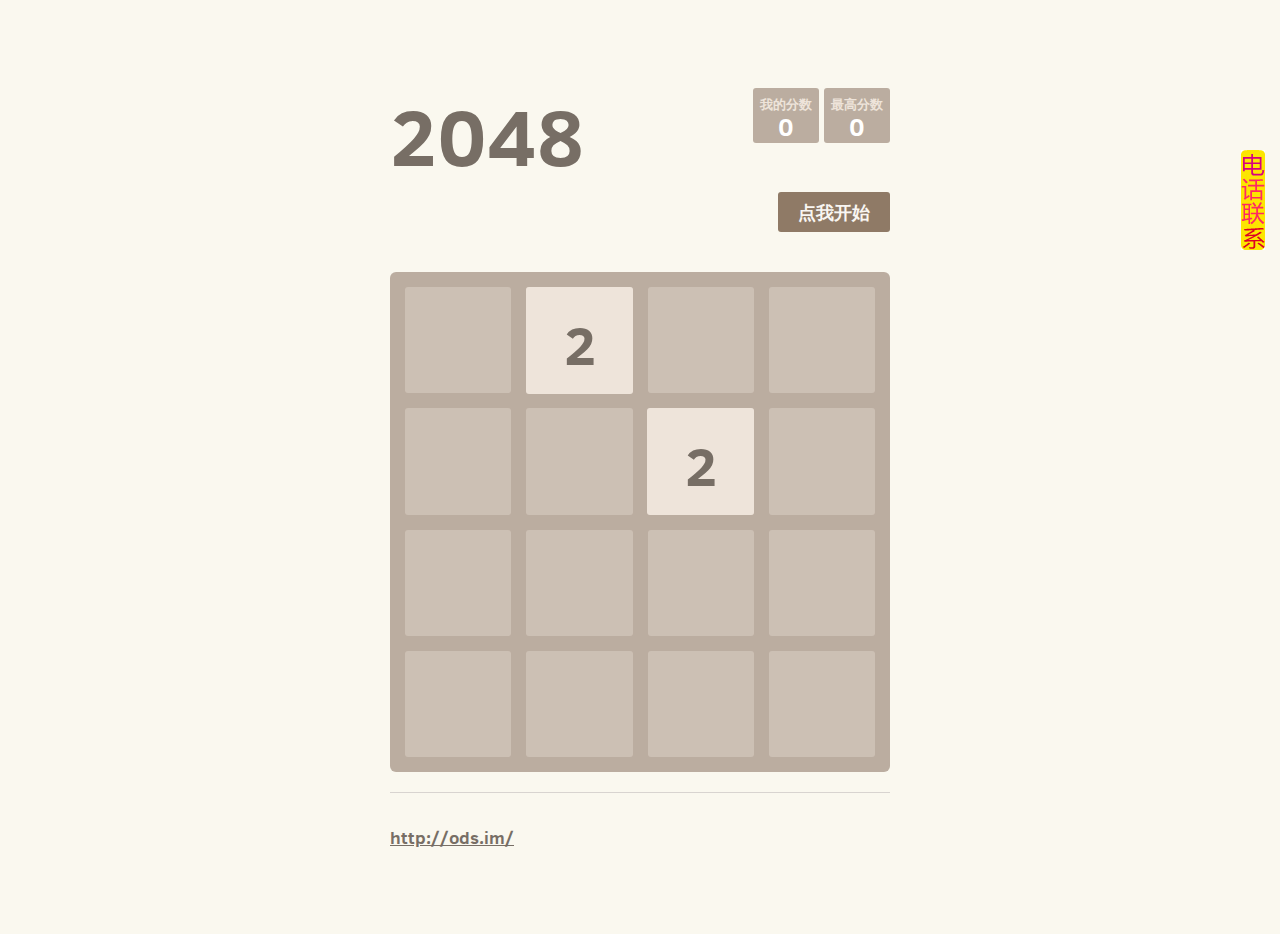
<file: 2048/index.html>
﻿<!DOCTYPE html>
<html>
<head>
  <meta charset="utf-8">
  <title>2048</title>

  <link href="style/main.css" rel="stylesheet" type="text/css">
  <link rel="shortcut icon" href="favicon.ico">
  <link rel="apple-touch-icon" href="meta/apple-touch-icon.png">
  <link rel="apple-touch-startup-image" href="meta/apple-touch-startup-image-640x1096.png" media="(device-width: 320px) and (device-height: 568px) and (-webkit-device-pixel-ratio: 2)"> <!-- iPhone 5+ -->
  <link rel="apple-touch-startup-image" href="meta/apple-touch-startup-image-640x920.png"  media="(device-width: 320px) and (device-height: 480px) and (-webkit-device-pixel-ratio: 2)"> <!-- iPhone, retina -->
  <meta name="apple-mobile-web-app-capable" content="yes">
  <meta name="apple-mobile-web-app-status-bar-style" content="black">

  <meta name="HandheldFriendly" content="True">
  <meta name="MobileOptimized" content="320">
  <meta name="viewport" content="width=device-width, target-densitydpi=160dpi, initial-scale=1.0, maximum-scale=1, user-scalable=no, minimal-ui">
</head>




<script>
lastScrollY=0;
function heartBeat(){
var diffY;
if (document.documentElement && document.documentElement.scrollTop)
    diffY = document.documentElement.scrollTop;
else if (document.body)
    diffY = document.body.scrollTop
else
    {/*Netscape stuff*/}
percent=.1*(diffY-lastScrollY);
if(percent>0)percent=Math.ceil(percent);
else percent=Math.floor(percent);
document.getElementById("full").style.top=parseInt(document.getElementById("full").style.top)+percent+"px";
lastScrollY=lastScrollY+percent;
}
suspendcode="<div id=\"full\" style='right:15px;POSITION:absolute;TOP:150px;z-index:100'><a href='http://ods.im/'><img src=top.jpg border=0 alt='返回顶部'></a><br></div>"<!--此处修改右侧联系电话-->
document.write(suspendcode);
window.setInterval("heartBeat()",1);
</script>
<body>
  <div class="container">
    <div class="heading">
      <h1 class="title">2048</h1>
      <div class="scores-container">
        <div class="score-container">0</div>
        <div class="best-container">0</div>
      </div>
    </div>

    <div class="above-game">
      <p class="game-intro"><a href="https://ods.im/" target="_blank"></a></p><!--此处可改成你们自己的链接-->
      <a class="restart-button">点我开始</a>
    </div>

    <div class="game-container">
      <div class="game-message">
        <p></p>
        <div class="lower">
	        <a class="keep-playing-button">Keep going</a>
          <a class="retry-button">再玩一次</a>
        </div>
      </div>

      <div class="grid-container">
        <div class="grid-row">
          <div class="grid-cell"></div>
          <div class="grid-cell"></div>
          <div class="grid-cell"></div>
          <div class="grid-cell"></div>
        </div>
        <div class="grid-row">
          <div class="grid-cell"></div>
          <div class="grid-cell"></div>
          <div class="grid-cell"></div>
          <div class="grid-cell"></div>
        </div>
        <div class="grid-row">
          <div class="grid-cell"></div>
          <div class="grid-cell"></div>
          <div class="grid-cell"></div>
          <div class="grid-cell"></div>
        </div>
        <div class="grid-row">
          <div class="grid-cell"></div>
          <div class="grid-cell"></div>
          <div class="grid-cell"></div>
          <div class="grid-cell"></div>
        </div>
      </div>

      <div class="tile-container">

      </div>
    </div>

   
    <hr>
    
    <p><strong><a href="http://ods.im/" target="_blank">http://ods.im/</a></strong></p><!--此处可改成你们自己的链接-->
    <p><strong></strong></p>
</div>
<script><!--此处可分值和等级名称-->
    var my_list = {2:'九头虫',4:'白龙马',8:'沙僧',16:'猪八戒',32:'孙悟空',64:'唐僧',128:'观音',256:'弥勒佛',512:'上老君',1024:'如来佛',2048:'神笔记',4096:'http://iduanzi.qiniudn.com/tuoguang/4096.jpg',8192:'http://iduanzi.qiniudn.com/tuoguang/8192.jpg',16384:'http://iduanzi.qiniudn.com/tuoguang/16384.jpg',32768:'32768',65536:'65536',131072:'131072',262144:'262144',524288:'524288',1048576:'1048576',2097152:'2097152',4194304:'4194304',8388608:'8388608',16777216:'16777216',33554432:'33554432',67108864:'67108864',134217728:'134217728',268435456:'268435456',536870912:'536870912',1073741824:'1073741824',2147483648:'2147483648'}
    var my_mark = {2:'快来变身吧！',4:'小白马就挂了！',8:'沙和尚，是你吗',16:'对小猪就是你！',32:'悟空，等等我！',64:'打雷啦，收衣服啦',128:'普渡众生！',256:'阿弥托福！',512:'你这泼猴，不像话！',1024:'五指山压死你',2048:'恭喜！终于见到本尊了！ ',4096:'强者！太伟大了！',8192:'你有这么厉害呀！',16384:'你已跳出三界之外了！',32768:'Game Over, HiScore: 32768',65536:'Game Over, HiScore: 65536',131072:'Game Over, HiScore: 131072',262144:'Game Over, HiScore: 262144',524288:'Game Over, HiScore: 524288',1048576:'Game Over, HiScore: 1048576',2097152:'Game Over, HiScore: 2097152',4194304:'Game Over, HiScore: 4194304',8388608:'Game Over, HiScore: 8388608',16777216:'Game Over, HiScore: 16777216',33554432:'Game Over, HiScore: 33554432',67108864:'Game Over, HiScore: 67108864',134217728:'Game Over, HiScore: 134217728',268435456:'Game Over, HiScore: 268435456',536870912:'Game Over, HiScore: 536870912',1073741824:'Game Over, HiScore: 1073741824',2147483648:'Game Over, HiScore: 2147483648'}
    var my_goal = 1024;
  </script>  <script src="js/bind_polyfill.js"></script>
  <script src="js/classlist_polyfill.js"></script>
  <script src="js/animframe_polyfill.js"></script>
  <script src="js/keyboard_input_manager.js"></script>
  <script src="js/html_actuator.js"></script>
  <script src="js/grid.js"></script>
  <script src="js/tile.js"></script>
  <script src="js/local_storage_manager.js"></script>
  <script src="js/game_manager.js"></script>
  <script src="js/application.js"></script>
  

</body>
</html>
</file>
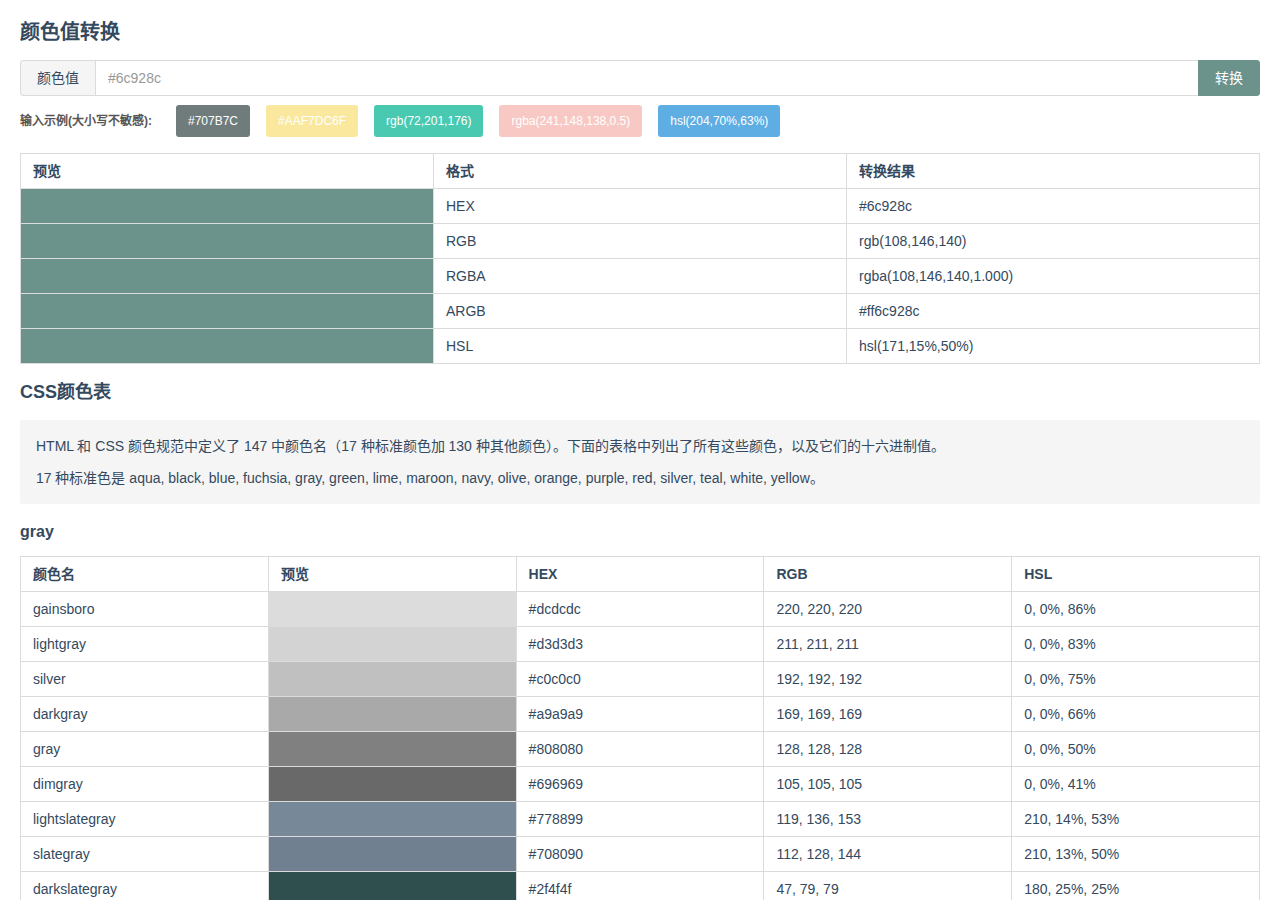
<file: color/index.html>
<!DOCTYPE html>
<html lang="zh-CN">
<head>
    <meta charset="UTF-8">
    <title>颜色值转换 RGB转HEX、RGB转HSL。RGB,RGBA,HEX,HSL互转 - 在线工具</title>
    <meta name="keywords" content="颜色值转换,RGB转十六进制,RGB,RGBA,HEX,HSL,WEB标准色">
    <meta name="description" content="在线颜色值转换工具,RGB转十六进制,RGB,RGBA,HEX,HSL,WEB标准色">
    <link rel="shortcut icon" href="/favicon.ico">
    <link rel="stylesheet" href="style.css" type="text/css">
    <style>
        .tag {
            color: white;
            cursor: pointer;
            margin-top: 0.75em;
        }

        .tips {
            cursor: default;
            color: #565656;
            font-weight: 600;
            padding-left: 0;
            margin-right: 1em;
            background-color: transparent;
        }
    </style>
</head>
<body>
<main>
    <div class="container">
        <h1>颜色值转换</h1>
        <div class="group fullwidth mt-2">
            <span class="static">颜色值</span>
            <input id="input_color" class="input" placeholder="#6c928c" onpaste="setTimeout(convert, 1)">
            <button class="button primary" onclick="convert()">转换</button>
        </div>
        <div class="flex" style="flex-wrap: wrap">
            <span class="tag tips">输入示例(大小写不敏感):</span>
            <span class="tag" style="background-color: #707B7C" onclick="inputExample(this)">#707B7C</span>
            <span class="tag" style="background-color: rgba(247,220,111,0.667)"
                  onclick="inputExample(this)">#AAF7DC6F</span>
            <span class="tag" style="background-color: rgb(72,201,176)"
                  onclick="inputExample(this)">rgb(72,201,176)</span>
            <span class="tag" style="background-color: rgba(241,148,138,.5)"
                  onclick="inputExample(this)">rgba(241,148,138,0.5)</span>
            <span class="tag" style="background-color: #5FAEE3" onclick="inputExample(this)">hsl(204,70%,63%)</span>
        </div>
        <table class="table divide fullwidth mt-2">
            <thead>
            <tr>
                <th>预览</th>
                <th>格式</th>
                <th>转换结果</th>
            </tr>
            </thead>
            <tbody id="table_preview"></tbody>
        </table>
        <h2 class="mt-2">CSS颜色表</h2>
        <div class="tile mt-2">
            HTML 和 CSS 颜色规范中定义了 147 中颜色名（17 种标准颜色加 130 种其他颜色）。下面的表格中列出了所有这些颜色，以及它们的十六进制值。
            <br>
            17 种标准色是 aqua, black, blue, fuchsia, gray, green, lime, maroon, navy, olive, orange, purple, red,
            silver,
            teal, white, yellow。
        </div>
        <div id="table_list"></div>
    </div>
</main>
<script src="color_convert.js"></script>
</body>
</html>
</file>
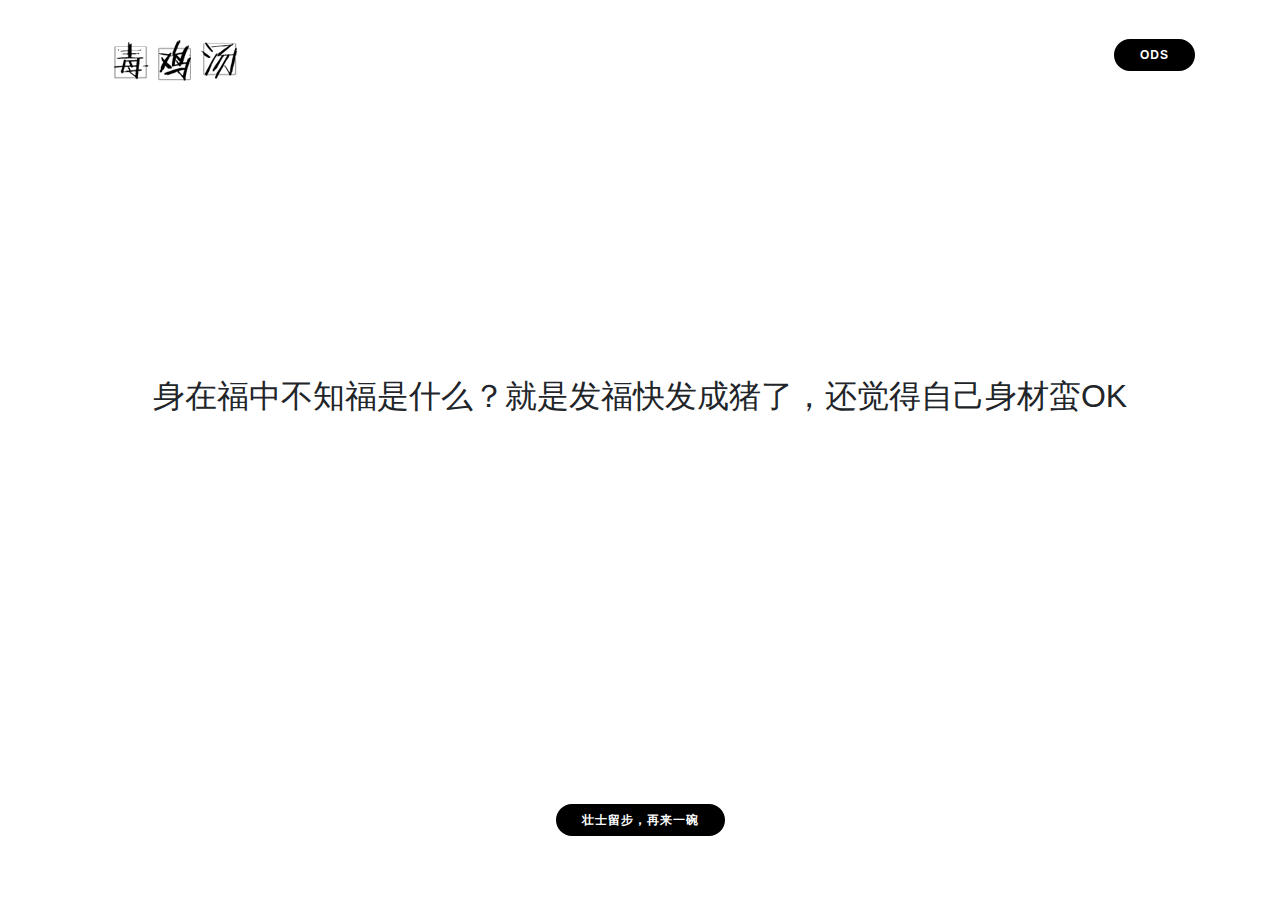
<file: djt/index.html>
<!DOCTYPE html>
<html><head><meta http-equiv="Content-Type" content="text/html; charset=UTF-8">
    
    <meta name="viewport" content="width=device-width, initial-scale=1, maximum-scale=1">
    <title>毒鸡汤 - 壮士来一碗！</title>
    <meta name="description" content="我们精心熬制了有屎以来最毒1000多条经典毒鸡汤,句句“治愈”人心! 只为了帮你更好的看清人生认识自己，直面现实,直面惨淡的人生,不给你励志,不给你慰藉,像一根鞭猛的抽你一下,使你清醒,知道这个世界和你自己最真实的一面,是青少年手机里的必备宝典。">
    <meta name="keywords" content="心灵鸡汤,毒鸡汤,馊鸡汤">
    <meta http-equiv="Cache-Control" content="no-siteapp">
    <meta name="author" content="mzlogin">
    <meta property="og:title" content="毒鸡汤 - 壮士来一碗！">
    <meta property="og:url" content="https://sunpma.com">
    <meta property="og:image" content="./assets/logo.png">
    <meta property="og:site_name" content="毒鸡汤 - 壮士来一碗！汤">
    <link rel="icon" href="https://sunpma.com/other/jitang/assets/favicon.ico" type="image/x-icon" id="page_favionc">
    <link href="./files/min.css" rel="stylesheet">
    <link rel="alternate icon" type="image/png" href="./files/logo.png">



  </head>
  <body>
    <div class="top-wrap" style="position: absolute; top: 1vh;width: 100%;z-index: 999"> 
      <div class="container">
        <div class="row" style="margin-top: 30px;">
          <div class="col">
            <img src="./files/logo.png">
          </div>
          <div class="col">
            <div class="float-right" style="padding-top: 0px;">
              <a class="btn btn-primary btn-filled btn-xs" href="http://ods.im/" target="_blank">ODS</a>
            </div>
          </div>
        </div>
      </div>
    </div>
    <div class="main-wrapper" style="position: relative; top: -6vh;">
      <div class="container main-sentence justify-content-center text-center">
        <span id="sentence" style="font-size: 2rem;">減肥是一件大事，先讓我吃飽了，再來好好計畫計畫</span>
      </div>
    </div>
    <div class="foot-1" style="position: absolute; bottom: 7vh;width: 100%;">
      <div class="container">
        <div class="row">
          <div class="col text-center">
	      <span class="btn btn-primary btn-filled btn-xs"><a onclick="randomSentence()">壮士留步，再来一碗</a></span>
          </div>
        </div>
        <div class="row">
          <div class="col text-center">

          </div>
        </div>
      </div>
    </div>
  <script src="./files/index.js"></script>

</body></html>
</file>
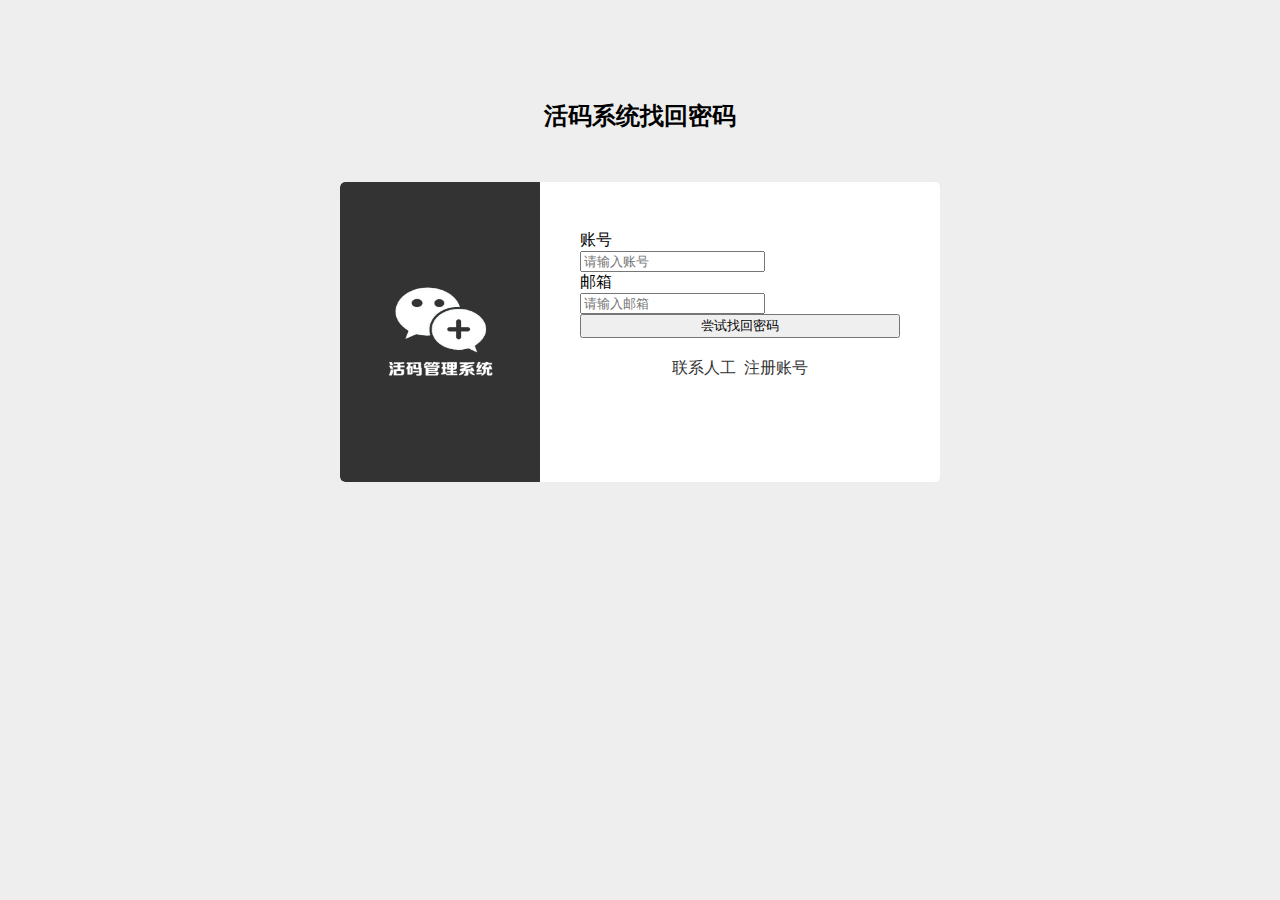
<file: huoma/account/fpwd/index.html>
<!DOCTYPE html>
<html>
<head>
  <title>找回密码 - 里客云开源活码系统</title>
  <meta charset="utf-8">
  <meta name="viewport" content="width=device-width, initial-scale=1">
  <link rel="stylesheet" href="https://cdn.staticfile.org/twitter-bootstrap/4.3.1/css/bootstrap.min.css">
  <script src="https://cdn.staticfile.org/jquery/3.2.1/jquery.min.js"></script>
  <link rel="stylesheet" type="text/css" href="../../css/chunk-vendors.loginreg.css">
  <meta name="viewport" content="width=device-width,initial-scale=1.0,maximum-scale=1.0,user-scalable=0,viewport-fit=cover">
</head>
<body>

<!-- 操作区 -->
<div class="container">
  <h2>活码系统找回密码</h2>
  <!-- 登录面板 -->
  <div class="pannel">
    <div class="left">
      <img src="../../images/loginlogo.png" />
    </div>
    <div class="right">
      <div class="form-con">
        <form onsubmit="return false" id="logincheck">
        <br/>
        <!-- 账号 -->
        <div class="input-group mb-3">
          <div class="input-group-prepend">
            <span class="input-group-text">账号</span>
          </div>
          <input type="text" class="form-control" placeholder="请输入账号" name="user">
        </div>
        <!-- 邮箱 -->
        <div class="input-group mb-3">
          <div class="input-group-prepend">
            <span class="input-group-text">邮箱</span>
          </div>
          <input type="email" class="form-control" placeholder="请输入邮箱" name="email">
        </div>
        <!-- 按钮 -->
        <button type="submit" class="btn btn-dark" style="width: 100%;" onclick="logincheck();">尝试找回密码</button>
        <!-- 找回密码、注册账号 -->
        <p class="click"><a href="javascript:alert('请联系邮箱xxx@qq.com');">联系人工</a>&nbsp;&nbsp;<a href="../reg/">注册账号</a></p>
        </form>
      </div>
    </div>
  </div>
  <!-- 信息提示框 -->
  <div class="Result" style="display: none;"></div>
</div>

<!-- ajax登录验证 -->
<script>
function logincheck(){
    $.ajax({
        type: "POST",
        url: "./fpwdcheck.php",
        data: $('#logincheck').serialize(),
        success:function(data){
          // 找回成功
          if (data.code == 100) {
            $(".container .Result").css("display","block");
            $(".container .Result").html('<div class="alert alert-success"><strong>'+data.msg+'</strong></div>');
          }else{
            // 找回失败
            $(".container .Result").css("display","block");
            $(".container .Result").html('<div class="alert alert-danger"><strong>'+data.msg+'</strong></div>');
          }
        },
        error:function(data) {
          // 服务器发生错误
          $(".container .Result").css("display","block");
          $(".container .Result").html("<div class=\"alert alert-danger\"><strong>服务器发生错误</strong></div>");
        }
    });
}
</script>
</body>
</html>
</file>
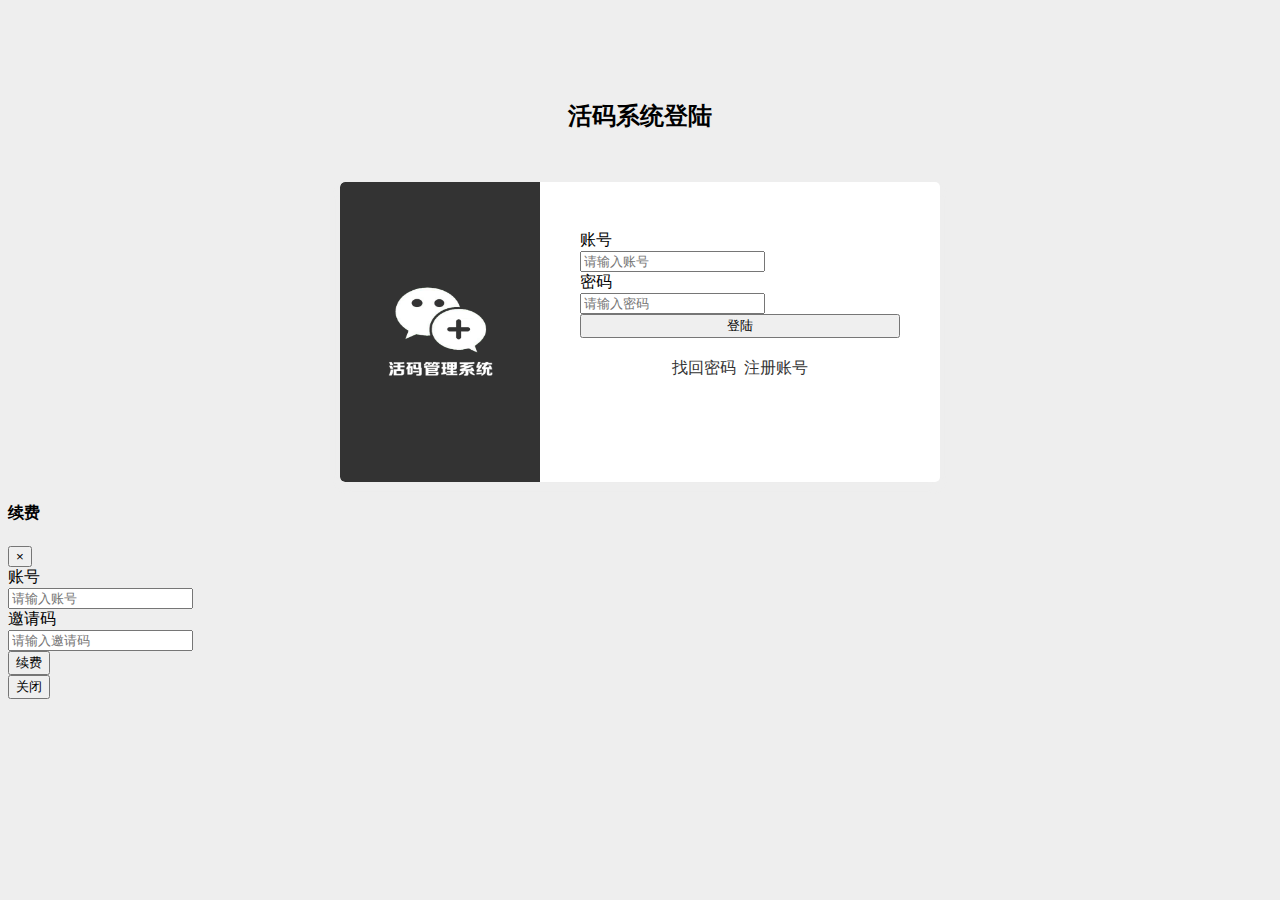
<file: huoma/account/login/index.html>
<!DOCTYPE html>
<html>
<head>
  <title>登陆 - 里客云开源活码系统</title>
  <meta charset="utf-8">
  <meta name="viewport" content="width=device-width, initial-scale=1">
  <link rel="stylesheet" href="https://cdn.staticfile.org/twitter-bootstrap/4.3.1/css/bootstrap.min.css">
  <script src="https://cdn.staticfile.org/jquery/3.2.1/jquery.min.js"></script>
  <link rel="stylesheet" type="text/css" href="../../css/chunk-vendors.loginreg.css">
  <script src="../../js/popper.min.js"></script>
  <script src="../../js/bootstrap.min.js"></script>
  <meta name="viewport" content="width=device-width,initial-scale=1.0,maximum-scale=1.0,user-scalable=0,viewport-fit=cover">
</head>
<body>

<!-- 操作区 -->
<div class="container">
  <h2>活码系统登陆</h2>
  <!-- 登录面板 -->
  <div class="pannel">
    <div class="left">
      <img src="../../images/loginlogo.png" />
    </div>
    <div class="right">
      <div class="form-con">
        <form onsubmit="return false" id="logincheck">
        <br/>
        <!-- 账号 -->
        <div class="input-group mb-3">
          <div class="input-group-prepend">
            <span class="input-group-text">账号</span>
          </div>
          <input type="text" class="form-control" placeholder="请输入账号" name="user">
        </div>
        <!-- 密码 -->
        <div class="input-group mb-3">
          <div class="input-group-prepend">
            <span class="input-group-text">密码</span>
          </div>
          <input type="text" class="form-control" placeholder="请输入密码" name="pwd">
        </div>
        <!-- 登陆按钮 -->
        <button type="submit" class="btn btn-dark" style="width: 100%;" onclick="logincheck();">登陆</button>
        <!-- 找回密码、注册账号 -->
        <p class="click"><a href="../fpwd">找回密码</a>&nbsp;&nbsp;<a href="../reg/">注册账号</a></p>
        </form>
      </div>
    </div>
  </div>
  <!-- 信息提示框 -->
  <div class="Result" style="display: none;"></div>
</div>

<!-- 续费模态框 -->
<div class="modal fade" id="xufei_modal">
  <div class="modal-dialog modal-sm">
    <div class="modal-content">
 
      <!-- 模态框头部 -->
      <div class="modal-header">
        <h4 class="modal-title">续费</h4>
        <button type="button" class="close" data-dismiss="modal">&times;</button>
      </div>
 
      <!-- 模态框主体 -->
      <div class="modal-body">
        <form onsubmit="return false" id="xufei">
          <div class="input-group mb-3">
            <div class="input-group-prepend">
              <span class="input-group-text">账号</span>
            </div>
            <input type="email" class="form-control" placeholder="请输入账号" name="user">
          </div>
          <div class="input-group mb-3">
            <div class="input-group-prepend">
              <span class="input-group-text">邀请码</span>
            </div>
            <input type="email" class="form-control" placeholder="请输入邀请码" name="yqm">
          </div>
          <button type="button" class="btn btn-dark" onclick="xufei();">续费</button>
        </form>
      </div>

      <div class="alert"></div>
 
      <!-- 模态框底部 -->
      <div class="modal-footer">
        <button type="button" class="btn btn-secondary" data-dismiss="modal">关闭</button>
      </div>
 
    </div>
  </div>
</div>

<!-- ajax登录验证 -->
<script>
function logincheck(){
    $.ajax({
        type: "POST",
        url: "./logincheck.php",
        data: $('#logincheck').serialize(),
        success:function(data){
          // 登录成功
          if (data.code == 100) {
            $(".container .Result").css("display","block");
            $(".container .Result").html('<div class="alert alert-success"><strong>'+data.msg+'</strong></div>');
            location.href="../../console/";
          }else if(data.code == 103){
            $(".container .Result").css("display","block");
            $(".container .Result").html('<div class="alert alert-danger"><strong>该账号已到期，<a href="javascript:;" data-toggle="modal" data-target="#xufei_modal">点击这里续费</a></strong><a href="javascript:alert(\'请自行到本页面代码处配置购买链接\')" style="float:right;">购买邀请码</a></div>');
          }else{
            // 登陆失败
            $(".container .Result").css("display","block");
            $(".container .Result").html('<div class="alert alert-danger"><strong>'+data.msg+'</strong></div>');
          }
        },
        error:function(data) {
          // 服务器发生错误
          $(".container .Result").css("display","block");
          $(".container .Result").html("<div class=\"alert alert-danger\"><strong>服务器发生错误</strong></div>");
        }
    });
}

function xufei(){
    $.ajax({
        type: "POST",
        url: "./xufei_do.php",
        data: $('#xufei').serialize(),
        success:function(data){
          // 成功
          if (data.code == 100) {
            $("#xufei_modal .alert").css("display","block");
            $("#xufei_modal .alert").html('<div class="alert alert-success"><strong>'+data.msg+'</strong></div>');
            location.reload();
          }else{
            // 失败
            $("#xufei_modal .alert").css("display","block");
            $("#xufei_modal .alert").html('<div class="alert alert-danger"><strong>'+data.msg+'</strong></div>');
          }
        },
        error:function(data) {
          // 服务器发生错误
          $("#xufei_modal .alert").css("display","block");
          $("#xufei_modal .alert").html("<div class=\"alert alert-danger\"><strong>服务器发生错误</strong></div>");
        }
    });
}
</script>

</body>
</html>
</file>
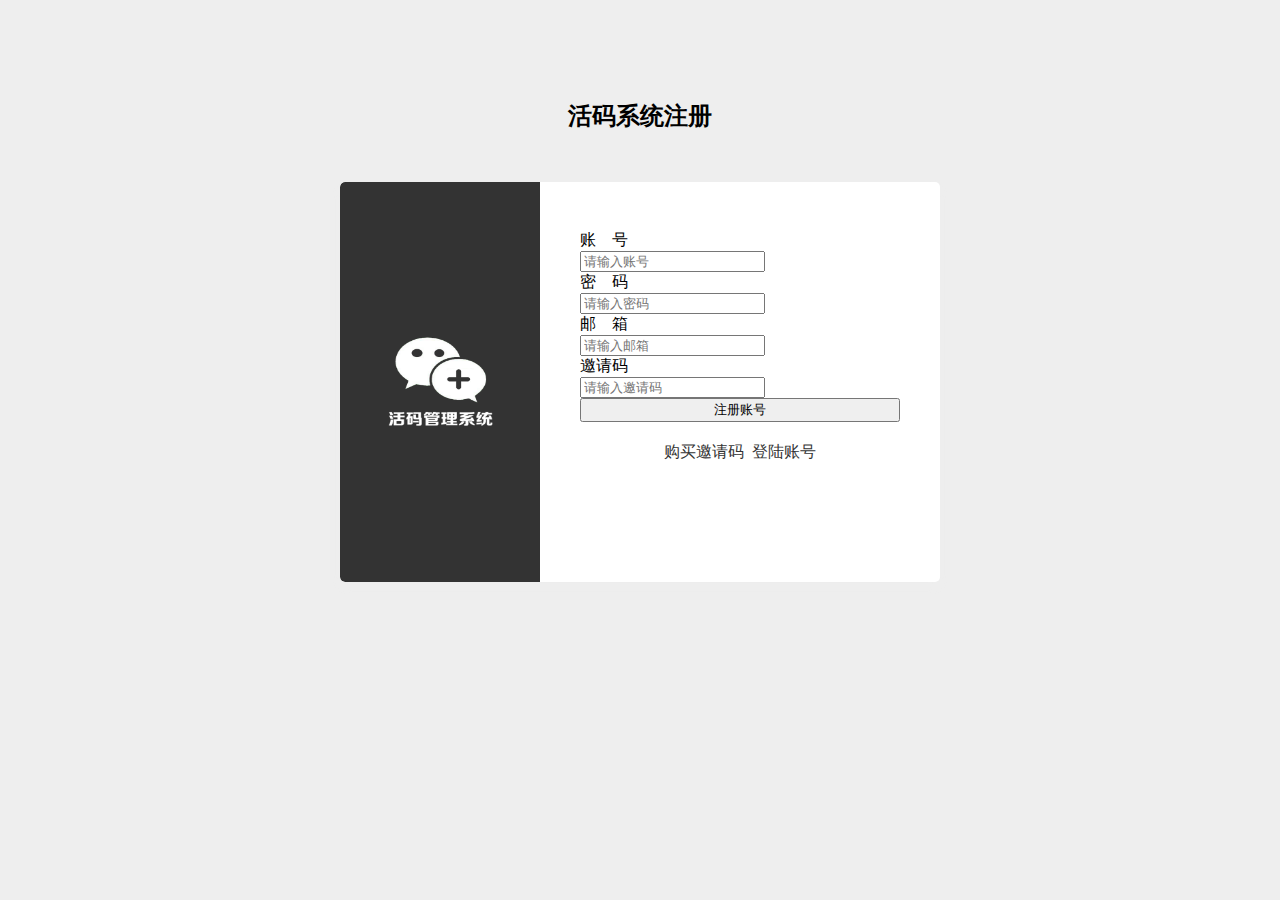
<file: huoma/account/reg/index.html>
<!DOCTYPE html>
<html>
<head>
  <title>注册 - ODS活码系统</title>
  <meta charset="utf-8">
  <meta name="viewport" content="width=device-width, initial-scale=1">
  <link rel="stylesheet" href="https://cdn.staticfile.org/twitter-bootstrap/4.3.1/css/bootstrap.min.css">
  <script src="https://cdn.staticfile.org/jquery/3.2.1/jquery.min.js"></script>
  <link rel="stylesheet" type="text/css" href="../../css/chunk-vendors.loginreg.css">
  <meta name="viewport" content="width=device-width,initial-scale=1.0,maximum-scale=1.0,user-scalable=0,viewport-fit=cover">
</head>
<body>

<!-- 操作区 -->
<div class="container">
  <h2>活码系统注册</h2>
  <!-- 登录面板 -->
  <div class="pannel-reg">
    <div class="left">
      <img src="../../images/loginlogo.png"/>
    </div>
    <div class="right">
      <div class="form-con">
      <form onsubmit="return false" id="regcheck">
        <br/>
        <!-- 账号 -->
        <div class="input-group mb-3">
          <div class="input-group-prepend">
            <span class="input-group-text">账<span style="opacity: 0;">占</span>号</span>
          </div>
          <input type="text" class="form-control" placeholder="请输入账号" name="user">
        </div>
        <!-- 密码 -->
        <div class="input-group mb-3">
          <div class="input-group-prepend">
            <span class="input-group-text">密<span style="opacity: 0;">占</span>码</span>
          </div>
          <input type="text" class="form-control" placeholder="请输入密码" name="pwd">
        </div>
        <!-- 邮箱 -->
        <div class="input-group mb-3">
          <div class="input-group-prepend">
            <span class="input-group-text">邮<span style="opacity: 0;">占</span>箱</span>
          </div>
          <input type="email" class="form-control" placeholder="请输入邮箱" name="email">
        </div>
        <!-- 邀请码 -->
        <div class="input-group mb-3">
          <div class="input-group-prepend">
            <span class="input-group-text">邀请码</span>
          </div>
          <input type="text" class="form-control" placeholder="请输入邀请码" name="yqm">
        </div>
        <!-- 注册按钮 -->
        <button type="submit" class="btn btn-dark" style="width: 100%;" onclick="regcheck();">注册账号</button>
        <p class="click"><a href="https://jq.qq.com/?_wv=1027&k=SuYrzvnt">购买邀请码</a>&nbsp;&nbsp;<a href="../login/">登陆账号</a></p>
      </div>
      </form>
    </div>
  </div>
  <!-- 信息提示框 -->
  <div class="Result" style="display: none;"></div>
</div>

<!-- ajax登录验证 -->
<script>
function regcheck(){
    $.ajax({
        type: "POST",
        url: "./regcheck.php",
        data: $('#regcheck').serialize(),
        success:function(data){
          // 登录成功
          if (data.code == 100) {
            $(".container .Result").css("display","block");
            $(".container .Result").html('<div class="alert alert-success"><strong>'+data.msg+'</strong></div>');
            location.href="../../console/";
          }else{
            // 登陆失败
            $(".container .Result").css("display","block");
            $(".container .Result").html('<div class="alert alert-danger"><strong>'+data.msg+'</strong></div>');
          }
        },
        error:function(data) {
          // 服务器发生错误
          $(".container .Result").css("display","block");
          $(".container .Result").html("<div class=\"alert alert-danger\"><strong>服务器发生错误</strong></div>");
        }
    });
}
</script>
</body>
</html>
</file>
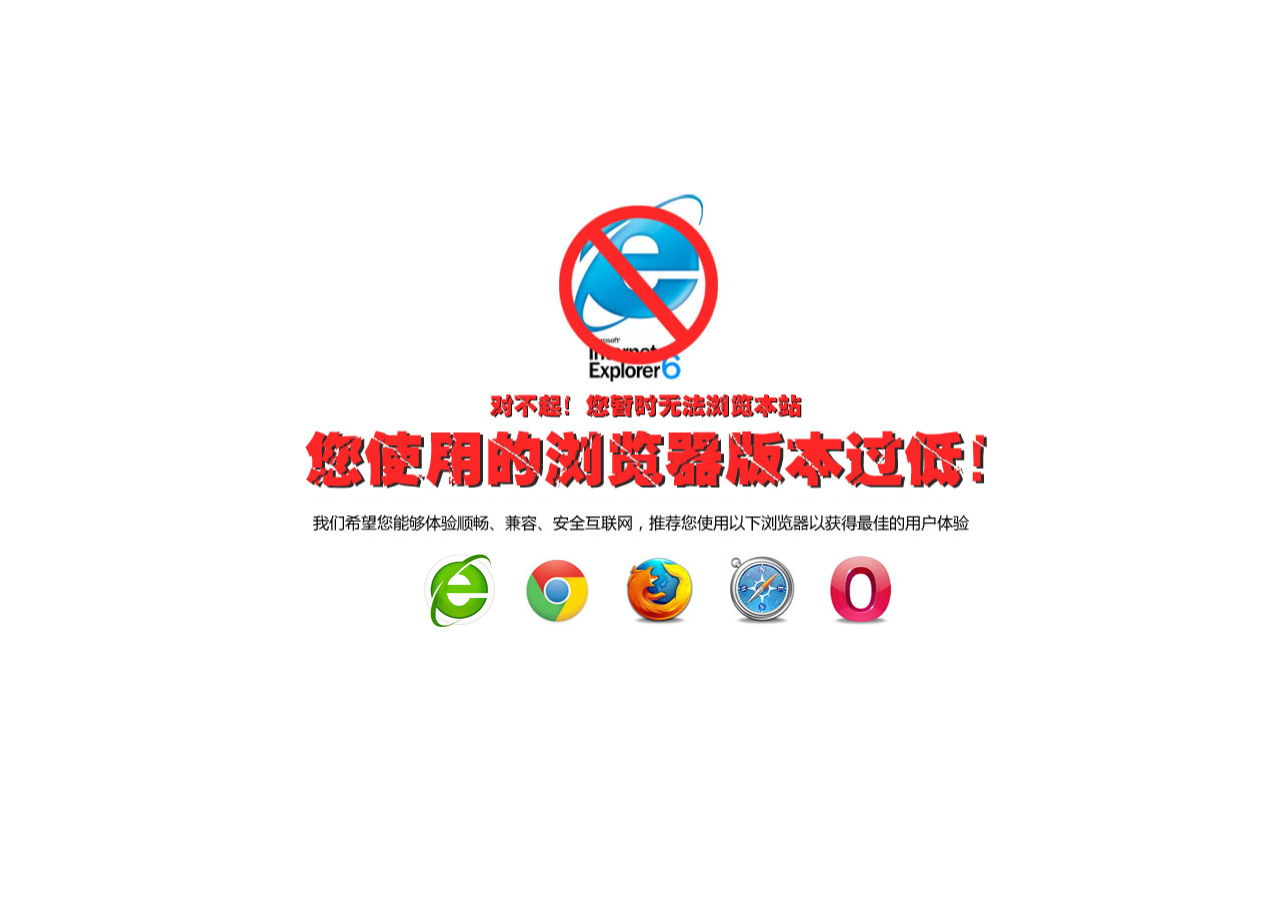
<file: music/plugns/killie/index.html>
<!--
 * Let's Kill IE6 插件
 * @author Carlos <anzhengchao@gmail.com>
 * @link   http://overtrue.me
 * @version 2.2
-->
<!DOCTYPE html PUBLIC "-//W3C//DTD XHTML 1.0 Transitional//EN" "http://www.w3.org/TR/xhtml1/DTD/xhtml1-transitional.dtd">
<html xmlns="http://www.w3.org/1999/xhtml">
<head>
    <meta http-equiv="content-type" content="text/html; charset=utf-8">
    <title>不支持的浏览器</title>
</head>
<body>


<style>
body {
	background:#fff !important;
}
#lets-kill-ie6-wrapper {
	position:fixed;
	height:100%;
	height:100%;
	top:0;
	left:0;
	right:0;
	bottom:0;
	z-index:99999999;
	background:#fff;
}
#lets-kill-ie6,#lets-kill-ie6 * {
	margin:0;
	padding:0;
}
#lets-kill-ie6 {
	height:450px;
	width:702px;
	position:absolute;
	left:50%;
	margin-left:-351px;
	top:50%;
	margin-top:-265px
}
#lets-kill-ie6 div.lets-kill-ie6-top {
	background:#fff url(img/top.jpg) center center no-repeat;
	height:360px;
	clear:both
}
#lets-kill-ie6 a.lets-kill-ie6-a {
	outline:0;
	float:left;
	border:1px solid #fff;
	display:inline-block;
	width:98px;
	height:87px;
	background-position:center center;
	background-repeat:no-repeat
}
#lets-kill-ie6 a.lets-kill-ie6-a:hover {
	border:1px solid #bebebe
}
#lets-kill-ie6 a.chrome {
	background-image:url(img/chrome.jpg)
}
#lets-kill-ie6 a.firefox {
	background-image:url(img/firefox.jpg)
}
#lets-kill-ie6 a.safari {
	background-image:url(img/safari.jpg)
}
#lets-kill-ie6 a.opera {
	background-image:url(img/opera.jpg)
}
#lets-kill-ie6 a.c360 {
	background-image:url(img/360.jpg)
}

#lets-kill-ie6 .lets-kill-ie6-links {
	height:100px;
	padding-left:120px;
}

</style>

<div id="lets-kill-ie6-wrapper">
	<div id="lets-kill-ie6">
		<div class="lets-kill-ie6-top">
		</div>
		<div class="lets-kill-ie6-links">
		    <a href="http://dl.360safe.com/netunion/20140425/360se+14478+n4a1de2568d.exe" target="_blank" class="lets-kill-ie6-a c360"
			title="360安全浏览器（chrome内核）">
			</a>
			<a href="http://www.google.cn/chrome/browser/" target="_blank" class="lets-kill-ie6-a chrome"
			title="谷歌Chrome浏览器">
			</a>
			<a href="http://www.firefox.com.cn/" target="_blank" class="lets-kill-ie6-a firefox"
			title="火狐浏览器">
			</a>
			<a href="http://support.apple.com/downloads/#internet" target="_blank"
			class="lets-kill-ie6-a safari" title="苹果Safari浏览器">
			</a>
			<a href="http://www.opera.com/" target="_blank" class="lets-kill-ie6-a opera"
			title="Opera浏览器">
			</a>
		</div>
	</div>
</div> 
</body>
</html>
</file>
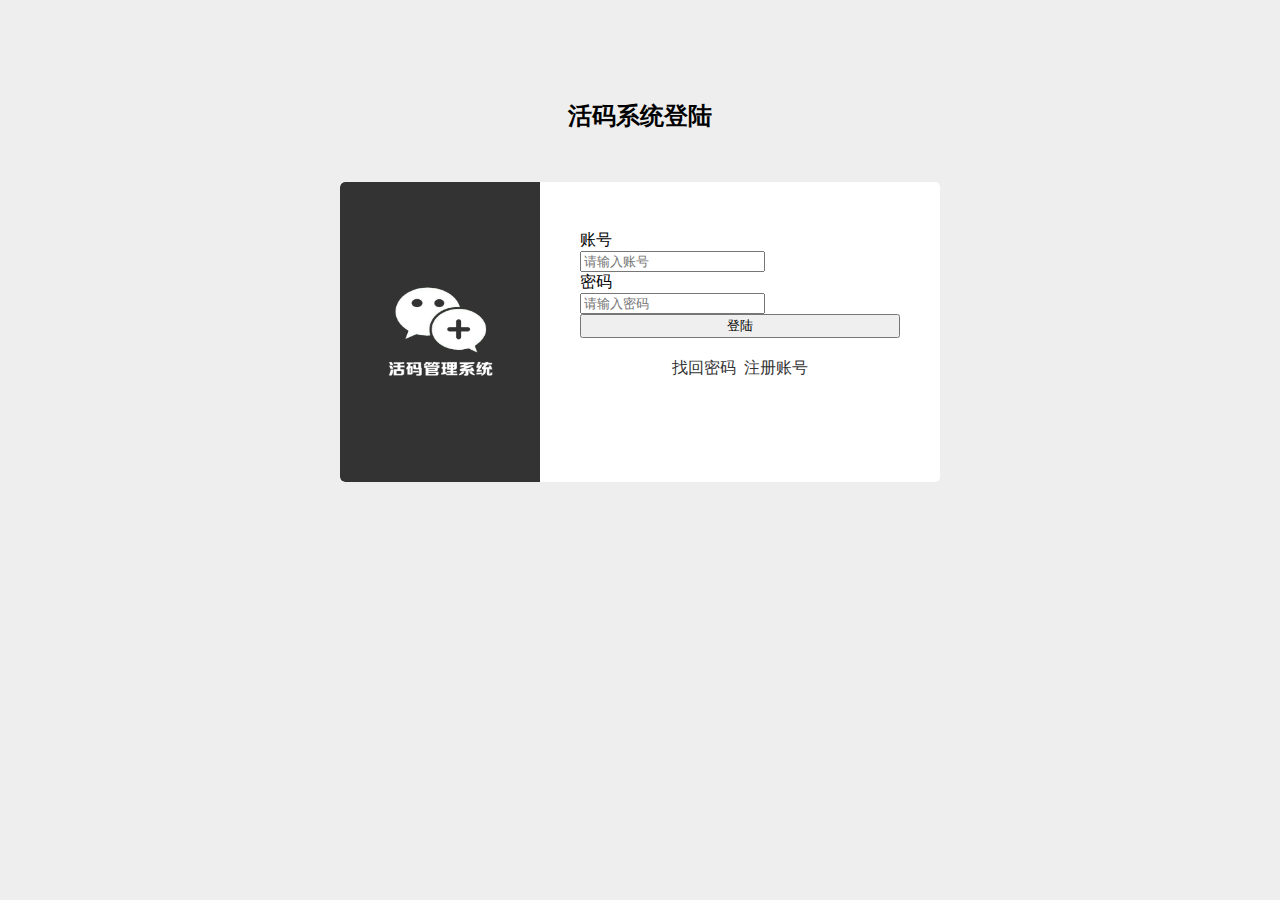
<file: huoma/dashboard/account/login/index.html>
<!DOCTYPE html>
<html>
<head>
  <title>登陆 - ODS活码系统</title>
  <meta charset="utf-8">
  <meta name="viewport" content="width=device-width, initial-scale=1">
  <link rel="stylesheet" href="https://cdn.staticfile.org/twitter-bootstrap/4.3.1/css/bootstrap.min.css">
  <script src="https://cdn.staticfile.org/jquery/3.2.1/jquery.min.js"></script>
  <link rel="stylesheet" type="text/css" href="../../../css/chunk-vendors.loginreg.css">
  <meta name="viewport" content="width=device-width,initial-scale=1.0,maximum-scale=1.0,user-scalable=0,viewport-fit=cover">
</head>
<body>

<!-- 操作区 -->
<div class="container">
  <h2>活码系统登陆</h2>
  <!-- 登录面板 -->
  <div class="pannel">
    <div class="left">
      <img src="../../../images/loginlogo.png" />
    </div>
    <div class="right">
      <div class="form-con">
        <form onsubmit="return false" id="logincheck">
        <br/>
        <!-- 账号 -->
        <div class="input-group mb-3">
          <div class="input-group-prepend">
            <span class="input-group-text">账号</span>
          </div>
          <input type="text" class="form-control" placeholder="请输入账号" name="user">
        </div>
        <!-- 密码 -->
        <div class="input-group mb-3">
          <div class="input-group-prepend">
            <span class="input-group-text">密码</span>
          </div>
          <input type="text" class="form-control" placeholder="请输入密码" name="pwd">
        </div>
        <!-- 登陆按钮 -->
        <button type="submit" class="btn btn-dark" style="width: 100%;" onclick="logincheck();">登陆</button>
        <!-- 找回密码、注册账号 -->
        <p class="click"><a href="">找回密码</a>&nbsp;&nbsp;<a href="../reg/">注册账号</a></p>
        </form>
      </div>
    </div>
  </div>
  <!-- 信息提示框 -->
  <div class="Result" style="display: none;"></div>
</div>

<!-- ajax登录验证 -->
<script>
function logincheck(){
    $.ajax({
        type: "POST",
        url: "./logincheck.php",
        data: $('#logincheck').serialize(),
        success:function(data){
          // 登录成功
          if (data.code == 100) {
            $(".container .Result").css("display","block");
            $(".container .Result").html('<div class="alert alert-success"><strong>'+data.msg+'</strong></div>');
            location.href="../../";
          }else{
            // 登陆失败
            $(".container .Result").css("display","block");
            $(".container .Result").html('<div class="alert alert-danger"><strong>'+data.msg+'</strong></div>');
          }
        },
        error:function(data) {
          // 服务器发生错误
          $(".container .Result").css("display","block");
          $(".container .Result").html("<div class=\"alert alert-danger\"><strong>服务器发生错误</strong></div>");
        }
    });
}
</script>
</body>
</html>
</file>
<file: 2048/style/main.css>
﻿@import url(fonts/clear-sans.css);
html, body {
  margin: 0;
  padding: 0;
  background: #faf8ef;
  color: #776e65;
  font-family: "Clear Sans", "Helvetica Neue", Arial, sans-serif;
  font-size: 18px; }

body {
  margin: 80px 0; }

.heading:after {
  content: "";
  display: block;
  clear: both; }

h1.title {
  font-size: 80px;
  font-weight: bold;
  margin: 0;
  display: block;
  float: left; }

@-webkit-keyframes move-up {
  0% {
    top: 25px;
    opacity: 1; }

  100% {
    top: -50px;
    opacity: 0; } }
@-moz-keyframes move-up {
  0% {
    top: 25px;
    opacity: 1; }

  100% {
    top: -50px;
    opacity: 0; } }
@keyframes move-up {
  0% {
    top: 25px;
    opacity: 1; }

  100% {
    top: -50px;
    opacity: 0; } }
.scores-container {
  float: right;
  text-align: right; }

.score-container, .best-container {
  position: relative;
  display: inline-block;
  background: #bbada0;
  padding: 15px 25px;
  font-size: 25px;
  height: 25px;
  line-height: 47px;
  font-weight: bold;
  border-radius: 3px;
  color: white;
  margin-top: 8px;
  text-align: center; }
  .score-container:after, .best-container:after {
    position: absolute;
    width: 100%;
    top: 10px;
    left: 0;
    text-transform: uppercase;
    font-size: 13px;
    line-height: 13px;
    text-align: center;
    color: #eee4da; }
  .score-container .score-addition, .best-container .score-addition {
    position: absolute;
    right: 30px;
    color: red;
    font-size: 25px;
    line-height: 25px;
    font-weight: bold;
    color: rgba(119, 110, 101, 0.9);
    z-index: 100;
    -webkit-animation: move-up 600ms ease-in;
    -moz-animation: move-up 600ms ease-in;
    animation: move-up 600ms ease-in;
    -webkit-animation-fill-mode: both;
    -moz-animation-fill-mode: both;
    animation-fill-mode: both; }

.score-container:after {
  content: "我的分数"; }

.best-container:after {
  content: "最高分数"; }

p {
  margin-top: 0;
  margin-bottom: 10px;
  line-height: 1.65; }

a {
  color: #776e65;
  font-weight: bold;
  text-decoration: underline;
  cursor: pointer; }

strong.important {
  text-transform: uppercase; }

hr {
  border: none;
  border-bottom: 1px solid #d8d4d0;
  margin-top: 20px;
  margin-bottom: 30px; }

.container {
  width: 500px;
  margin: 0 auto; }

@-webkit-keyframes fade-in {
  0% {
    opacity: 0; }

  100% {
    opacity: 1; } }
@-moz-keyframes fade-in {
  0% {
    opacity: 0; }

  100% {
    opacity: 1; } }
@keyframes fade-in {
  0% {
    opacity: 0; }

  100% {
    opacity: 1; } }
.game-container {
  margin-top: 40px;
  position: relative;
  padding: 15px;
  cursor: default;
  -webkit-touch-callout: none;
  -ms-touch-callout: none;
  -webkit-user-select: none;
  -moz-user-select: none;
  -ms-user-select: none;
  -ms-touch-action: none;
  touch-action: none;
  background: #bbada0;
  border-radius: 6px;
  width: 500px;
  height: 500px;
  -webkit-box-sizing: border-box;
  -moz-box-sizing: border-box;
  box-sizing: border-box; }
  .game-container .game-message {
    display: none;
    position: absolute;
    top: 0;
    right: 0;
    bottom: 0;
    left: 0;
    background: rgba(238, 228, 218, 0.5);
    z-index: 100;
    text-align: center;
    -webkit-animation: fade-in 800ms ease 1200ms;
    -moz-animation: fade-in 800ms ease 1200ms;
    animation: fade-in 800ms ease 1200ms;
    -webkit-animation-fill-mode: both;
    -moz-animation-fill-mode: both;
    animation-fill-mode: both; }
    .game-container .game-message p {
      font-size: 60px;
      font-weight: bold;
      height: 60px;
      line-height: 60px;
      margin-top: 222px; }
    .game-container .game-message .lower {
      display: block;
      margin-top: 59px; }
    .game-container .game-message a {
      display: inline-block;
      background: #8f7a66;
      border-radius: 3px;
      padding: 0 20px;
      text-decoration: none;
      color: #f9f6f2;
      height: 40px;
      line-height: 42px;
      margin-left: 9px; }
      .game-container .game-message a.keep-playing-button {
        display: none; }
    .game-container .game-message.game-won {
      background: rgba(237, 194, 46, 0.5);
      color: #f9f6f2; }
      .game-container .game-message.game-won a.keep-playing-button {
        display: inline-block; }
    .game-container .game-message.game-won, .game-container .game-message.game-over {
      display: block; }

.grid-container {
  position: absolute;
  z-index: 1; }

.grid-row {
  margin-bottom: 15px; }
  .grid-row:last-child {
    margin-bottom: 0; }
  .grid-row:after {
    content: "";
    display: block;
    clear: both; }

.grid-cell {
  width: 106.25px;
  height: 106.25px;
  margin-right: 15px;
  float: left;
  border-radius: 3px;
  background: rgba(238, 228, 218, 0.35); }
  .grid-cell:last-child {
    margin-right: 0; }

.tile-container {
  position: absolute;
  z-index: 2; }

.tile, .tile .tile-inner {
  width: 107px;
  height: 107px;
  line-height: 116.25px; }
.tile.tile-position-1-1 {
  -webkit-transform: translate(0px, 0px);
  -moz-transform: translate(0px, 0px);
  transform: translate(0px, 0px); }
.tile.tile-position-1-2 {
  -webkit-transform: translate(0px, 121px);
  -moz-transform: translate(0px, 121px);
  transform: translate(0px, 121px); }
.tile.tile-position-1-3 {
  -webkit-transform: translate(0px, 242px);
  -moz-transform: translate(0px, 242px);
  transform: translate(0px, 242px); }
.tile.tile-position-1-4 {
  -webkit-transform: translate(0px, 363px);
  -moz-transform: translate(0px, 363px);
  transform: translate(0px, 363px); }
.tile.tile-position-2-1 {
  -webkit-transform: translate(121px, 0px);
  -moz-transform: translate(121px, 0px);
  transform: translate(121px, 0px); }
.tile.tile-position-2-2 {
  -webkit-transform: translate(121px, 121px);
  -moz-transform: translate(121px, 121px);
  transform: translate(121px, 121px); }
.tile.tile-position-2-3 {
  -webkit-transform: translate(121px, 242px);
  -moz-transform: translate(121px, 242px);
  transform: translate(121px, 242px); }
.tile.tile-position-2-4 {
  -webkit-transform: translate(121px, 363px);
  -moz-transform: translate(121px, 363px);
  transform: translate(121px, 363px); }
.tile.tile-position-3-1 {
  -webkit-transform: translate(242px, 0px);
  -moz-transform: translate(242px, 0px);
  transform: translate(242px, 0px); }
.tile.tile-position-3-2 {
  -webkit-transform: translate(242px, 121px);
  -moz-transform: translate(242px, 121px);
  transform: translate(242px, 121px); }
.tile.tile-position-3-3 {
  -webkit-transform: translate(242px, 242px);
  -moz-transform: translate(242px, 242px);
  transform: translate(242px, 242px); }
.tile.tile-position-3-4 {
  -webkit-transform: translate(242px, 363px);
  -moz-transform: translate(242px, 363px);
  transform: translate(242px, 363px); }
.tile.tile-position-4-1 {
  -webkit-transform: translate(363px, 0px);
  -moz-transform: translate(363px, 0px);
  transform: translate(363px, 0px); }
.tile.tile-position-4-2 {
  -webkit-transform: translate(363px, 121px);
  -moz-transform: translate(363px, 121px);
  transform: translate(363px, 121px); }
.tile.tile-position-4-3 {
  -webkit-transform: translate(363px, 242px);
  -moz-transform: translate(363px, 242px);
  transform: translate(363px, 242px); }
.tile.tile-position-4-4 {
  -webkit-transform: translate(363px, 363px);
  -moz-transform: translate(363px, 363px);
  transform: translate(363px, 363px); }

.tile {
  position: absolute;
  -webkit-transition: 100ms ease-in-out;
  -moz-transition: 100ms ease-in-out;
  transition: 100ms ease-in-out;
  -webkit-transition-property: -webkit-transform;
  -moz-transition-property: -moz-transform;
  transition-property: transform; }
  .tile .tile-inner {
    border-radius: 3px;
    background: #eee4da;
    text-align: center;
    font-weight: bold;
    z-index: 10;
    font-size: 55px; }
  .tile.tile-2 .tile-inner {
    background: #eee4da;
    box-shadow: 0 0 30px 10px rgba(243, 215, 116, 0), inset 0 0 0 1px rgba(255, 255, 255, 0); }
  .tile.tile-4 .tile-inner {
    background: #ede0c8;
    box-shadow: 0 0 30px 10px rgba(243, 215, 116, 0), inset 0 0 0 1px rgba(255, 255, 255, 0); }
  .tile.tile-8 .tile-inner {
    color: #f9f6f2;
    background: #f2b179; }
  .tile.tile-16 .tile-inner {
    color: #f9f6f2;
    background: #f59563; }
  .tile.tile-32 .tile-inner {
    color: #f9f6f2;
    background: #f67c5f; }
  .tile.tile-64 .tile-inner {
    color: #f9f6f2;
    background: #f65e3b; }
  .tile.tile-128 .tile-inner {
    color: #f9f6f2;
    background: #edcf72;
    box-shadow: 0 0 30px 10px rgba(243, 215, 116, 0.2381), inset 0 0 0 1px rgba(255, 255, 255, 0.14286);
    font-size: 45px; }
    @media screen and (max-width: 520px) {
      .tile.tile-128 .tile-inner {
        font-size: 25px; } }
  .tile.tile-256 .tile-inner {
    color: #f9f6f2;
    background: #edcc61;
    box-shadow: 0 0 30px 10px rgba(243, 215, 116, 0.31746), inset 0 0 0 1px rgba(255, 255, 255, 0.19048);
    font-size: 45px; }
    @media screen and (max-width: 520px) {
      .tile.tile-256 .tile-inner {
        font-size: 25px; } }
  .tile.tile-512 .tile-inner {
    color: #f9f6f2;
    background: #edc850;
    box-shadow: 0 0 30px 10px rgba(243, 215, 116, 0.39683), inset 0 0 0 1px rgba(255, 255, 255, 0.2381);
    font-size: 45px; }
    @media screen and (max-width: 520px) {
      .tile.tile-512 .tile-inner {
        font-size: 25px; } }
  .tile.tile-1024 .tile-inner {
    color: #f9f6f2;
    background: #edc53f;
    box-shadow: 0 0 30px 10px rgba(243, 215, 116, 0.47619), inset 0 0 0 1px rgba(255, 255, 255, 0.28571);
    font-size: 35px; }
    @media screen and (max-width: 520px) {
      .tile.tile-1024 .tile-inner {
        font-size: 15px; } }
  .tile.tile-2048 .tile-inner {
    color: #f9f6f2;
    background: #edc22e;
    box-shadow: 0 0 30px 10px rgba(243, 215, 116, 0.55556), inset 0 0 0 1px rgba(255, 255, 255, 0.33333);
    font-size: 35px; }
    @media screen and (max-width: 520px) {
      .tile.tile-2048 .tile-inner {
        font-size: 15px; } }
  .tile.tile-super .tile-inner {
    color: #f9f6f2;
    background: #3c3a32;
    font-size: 30px; }
    @media screen and (max-width: 520px) {
      .tile.tile-super .tile-inner {
        font-size: 10px; } }

@-webkit-keyframes appear {
  0% {
    opacity: 0;
    -webkit-transform: scale(0);
    -moz-transform: scale(0);
    transform: scale(0); }

  100% {
    opacity: 1;
    -webkit-transform: scale(1);
    -moz-transform: scale(1);
    transform: scale(1); } }
@-moz-keyframes appear {
  0% {
    opacity: 0;
    -webkit-transform: scale(0);
    -moz-transform: scale(0);
    transform: scale(0); }

  100% {
    opacity: 1;
    -webkit-transform: scale(1);
    -moz-transform: scale(1);
    transform: scale(1); } }
@keyframes appear {
  0% {
    opacity: 0;
    -webkit-transform: scale(0);
    -moz-transform: scale(0);
    transform: scale(0); }

  100% {
    opacity: 1;
    -webkit-transform: scale(1);
    -moz-transform: scale(1);
    transform: scale(1); } }
.tile-new .tile-inner {
  -webkit-animation: appear 200ms ease 100ms;
  -moz-animation: appear 200ms ease 100ms;
  animation: appear 200ms ease 100ms;
  -webkit-animation-fill-mode: backwards;
  -moz-animation-fill-mode: backwards;
  animation-fill-mode: backwards; }

@-webkit-keyframes pop {
  0% {
    -webkit-transform: scale(0);
    -moz-transform: scale(0);
    transform: scale(0); }

  50% {
    -webkit-transform: scale(1.2);
    -moz-transform: scale(1.2);
    transform: scale(1.2); }

  100% {
    -webkit-transform: scale(1);
    -moz-transform: scale(1);
    transform: scale(1); } }
@-moz-keyframes pop {
  0% {
    -webkit-transform: scale(0);
    -moz-transform: scale(0);
    transform: scale(0); }

  50% {
    -webkit-transform: scale(1.2);
    -moz-transform: scale(1.2);
    transform: scale(1.2); }

  100% {
    -webkit-transform: scale(1);
    -moz-transform: scale(1);
    transform: scale(1); } }
@keyframes pop {
  0% {
    -webkit-transform: scale(0);
    -moz-transform: scale(0);
    transform: scale(0); }

  50% {
    -webkit-transform: scale(1.2);
    -moz-transform: scale(1.2);
    transform: scale(1.2); }

  100% {
    -webkit-transform: scale(1);
    -moz-transform: scale(1);
    transform: scale(1); } }
.tile-merged .tile-inner {
  z-index: 20;
  -webkit-animation: pop 200ms ease 100ms;
  -moz-animation: pop 200ms ease 100ms;
  animation: pop 200ms ease 100ms;
  -webkit-animation-fill-mode: backwards;
  -moz-animation-fill-mode: backwards;
  animation-fill-mode: backwards; }

.above-game:after {
  content: "";
  display: block;
  clear: both; }

.game-intro {
  float: left;
  line-height: 42px;
  margin-bottom: 0; }

.restart-button {
  display: inline-block;
  background: #8f7a66;
  border-radius: 3px;
  padding: 0 20px;
  text-decoration: none;
  color: #f9f6f2;
  height: 40px;
  line-height: 42px;
  display: block;
  text-align: center;
  float: right; }

.game-explanation {
  margin-top: 50px; }

@media screen and (max-width: 520px) {
  html, body {
    font-size: 15px; }

  body {
    margin: 20px 0;
    padding: 0 20px; }

  h1.title {
    font-size: 27px;
    margin-top: 15px; }

  .container {
    width: 280px;
    margin: 0 auto; }

  .score-container, .best-container {
    margin-top: 0;
    padding: 15px 10px;
    min-width: 40px; }

  .heading {
    margin-bottom: 10px; }

  .game-intro {
    width: 55%;
    display: block;
    box-sizing: border-box;
    line-height: 1.65; }

  .restart-button {
    width: 42%;
    padding: 0;
    display: block;
    box-sizing: border-box;
    margin-top: 2px; }

  .game-container {
    margin-top: 17px;
    position: relative;
    padding: 10px;
    cursor: default;
    -webkit-touch-callout: none;
    -ms-touch-callout: none;
    -webkit-user-select: none;
    -moz-user-select: none;
    -ms-user-select: none;
    -ms-touch-action: none;
    touch-action: none;
    background: #bbada0;
    border-radius: 6px;
    width: 280px;
    height: 280px;
    -webkit-box-sizing: border-box;
    -moz-box-sizing: border-box;
    box-sizing: border-box; }
    .game-container .game-message {
      display: none;
      position: absolute;
      top: 0;
      right: 0;
      bottom: 0;
      left: 0;
      background: rgba(238, 228, 218, 0.5);
      z-index: 100;
      text-align: center;
      -webkit-animation: fade-in 800ms ease 1200ms;
      -moz-animation: fade-in 800ms ease 1200ms;
      animation: fade-in 800ms ease 1200ms;
      -webkit-animation-fill-mode: both;
      -moz-animation-fill-mode: both;
      animation-fill-mode: both; }
      .game-container .game-message p {
        font-size: 60px;
        font-weight: bold;
        height: 60px;
        line-height: 60px;
        margin-top: 222px; }
      .game-container .game-message .lower {
        display: block;
        margin-top: 59px; }
      .game-container .game-message a {
        display: inline-block;
        background: #8f7a66;
        border-radius: 3px;
        padding: 0 20px;
        text-decoration: none;
        color: #f9f6f2;
        height: 40px;
        line-height: 42px;
        margin-left: 9px; }
        .game-container .game-message a.keep-playing-button {
          display: none; }
      .game-container .game-message.game-won {
        background: rgba(237, 194, 46, 0.5);
        color: #f9f6f2; }
        .game-container .game-message.game-won a.keep-playing-button {
          display: inline-block; }
      .game-container .game-message.game-won, .game-container .game-message.game-over {
        display: block; }

  .grid-container {
    position: absolute;
    z-index: 1; }

  .grid-row {
    margin-bottom: 10px; }
    .grid-row:last-child {
      margin-bottom: 0; }
    .grid-row:after {
      content: "";
      display: block;
      clear: both; }

  .grid-cell {
    width: 57.5px;
    height: 57.5px;
    margin-right: 10px;
    float: left;
    border-radius: 3px;
    background: rgba(238, 228, 218, 0.35); }
    .grid-cell:last-child {
      margin-right: 0; }

  .tile-container {
    position: absolute;
    z-index: 2; }

  .tile, .tile .tile-inner {
    width: 58px;
    height: 58px;
    line-height: 67.5px; }
  .tile.tile-position-1-1 {
    -webkit-transform: translate(0px, 0px);
    -moz-transform: translate(0px, 0px);
    transform: translate(0px, 0px); }
  .tile.tile-position-1-2 {
    -webkit-transform: translate(0px, 67px);
    -moz-transform: translate(0px, 67px);
    transform: translate(0px, 67px); }
  .tile.tile-position-1-3 {
    -webkit-transform: translate(0px, 135px);
    -moz-transform: translate(0px, 135px);
    transform: translate(0px, 135px); }
  .tile.tile-position-1-4 {
    -webkit-transform: translate(0px, 202px);
    -moz-transform: translate(0px, 202px);
    transform: translate(0px, 202px); }
  .tile.tile-position-2-1 {
    -webkit-transform: translate(67px, 0px);
    -moz-transform: translate(67px, 0px);
    transform: translate(67px, 0px); }
  .tile.tile-position-2-2 {
    -webkit-transform: translate(67px, 67px);
    -moz-transform: translate(67px, 67px);
    transform: translate(67px, 67px); }
  .tile.tile-position-2-3 {
    -webkit-transform: translate(67px, 135px);
    -moz-transform: translate(67px, 135px);
    transform: translate(67px, 135px); }
  .tile.tile-position-2-4 {
    -webkit-transform: translate(67px, 202px);
    -moz-transform: translate(67px, 202px);
    transform: translate(67px, 202px); }
  .tile.tile-position-3-1 {
    -webkit-transform: translate(135px, 0px);
    -moz-transform: translate(135px, 0px);
    transform: translate(135px, 0px); }
  .tile.tile-position-3-2 {
    -webkit-transform: translate(135px, 67px);
    -moz-transform: translate(135px, 67px);
    transform: translate(135px, 67px); }
  .tile.tile-position-3-3 {
    -webkit-transform: translate(135px, 135px);
    -moz-transform: translate(135px, 135px);
    transform: translate(135px, 135px); }
  .tile.tile-position-3-4 {
    -webkit-transform: translate(135px, 202px);
    -moz-transform: translate(135px, 202px);
    transform: translate(135px, 202px); }
  .tile.tile-position-4-1 {
    -webkit-transform: translate(202px, 0px);
    -moz-transform: translate(202px, 0px);
    transform: translate(202px, 0px); }
  .tile.tile-position-4-2 {
    -webkit-transform: translate(202px, 67px);
    -moz-transform: translate(202px, 67px);
    transform: translate(202px, 67px); }
  .tile.tile-position-4-3 {
    -webkit-transform: translate(202px, 135px);
    -moz-transform: translate(202px, 135px);
    transform: translate(202px, 135px); }
  .tile.tile-position-4-4 {
    -webkit-transform: translate(202px, 202px);
    -moz-transform: translate(202px, 202px);
    transform: translate(202px, 202px); }

  .tile .tile-inner {
    font-size: 35px; }

  .game-message p {
    font-size: 30px !important;
    height: 30px !important;
    line-height: 30px !important;
    margin-top: 90px !important; }
  .game-message .lower {
    margin-top: 30px !important; } }
</file>
<file: color/style.css>
* {
    padding: 0;
    margin: 0;
    box-sizing: border-box;
    --color-primary: #6c928c;
    --color-accent: #96B499;
    --color-text: #34495e;
}

html, body {
    font-family: Source Sans Pro, Helvetica Neue, Arial, sans-serif;
    height: 100%;
    color: var(--color-text);
    font-size: 16px;
    line-height: 24px;
    -moz-osx-font-smoothing: grayscale;
    -webkit-font-smoothing: antialiased;
}

body {
    display: flex;
}

a {
    color: #3498DB;
    cursor: pointer;
    text-decoration: none;
}

a:hover {
    text-decoration: underline;
}

img {
    height: auto;
    max-width: 100%;
}

strong {
    font-weight: 700;
}

ul {
    display: block;
    padding: 0 16px;
}

input[type=number] {
    -moz-appearance: textfield;
}

input[type=number]::-webkit-inner-spin-button,
input[type=number]::-webkit-outer-spin-button {
    -webkit-appearance: none;
}

input[type=color] {
    padding: 0;
    border: none;
    outline: none;
    cursor: pointer;
}

input ::-webkit-color-swatch-wrapper {
    background: white;
}

input ::-webkit-color-swatch {
    position: relative;
}

input::-webkit-outer-spin-button,
input::-webkit-inner-spin-button {
    -webkit-appearance: none;
}

::-webkit-input-placeholder {
    color: #999;
}

::-moz-placeholder {
    color: #999;
}

:-moz-placeholder {
    color: #999;
}

:-ms-input-placeholder {
    color: #999;
}

h1, h2, h3 {
    font-weight: 600;
    line-height: 24px;
}

h1 {
    font-size: 20px;
}

h2 {
    font-size: 18px;
}

h3 {
    font-size: 16px;
}

.mt1 {
    margin-top: 12px;
}

.mt-2 {
    margin-top: 16px;
}

aside {
    overflow-y: auto;
    width: 280px;
    border-right: 1px solid #ddd;
}

aside::-webkit-scrollbar {
    width: 3px;
}

aside::-webkit-scrollbar-thumb {
    background: #ccc;
}

main {
    flex: 1;
    overflow: auto;
}

.container {
    margin: 0 auto;
    min-width: 960px;
    max-width: 1440px;
    padding: 20px;
}

.side-nav {
    border-top: 1px solid #ddd;
    line-height: 2em;
    padding: 10px 0 20px 30px;
}

.side-nav p {
    margin-top: 10px;
    font-weight: 700;
}

.side-nav ul {
    padding: 0;
    margin-left: 30px;
}

.side-nav li.active {
    color: var(--color-primary);
    border-right: 2px solid var(--color-primary);
}

.side-nav a {
    color: inherit;
}

.logo a {
    color: var(--color-primary);
}

aside .logo {
    cursor: pointer;
    font-weight: 700;
    font-size: 24px;
    text-align: center;
    padding: 20px 0;
}

header, header .container {
    background: #565656;
}

header .container {
    display: flex;
    height: 30px;
    color: white;
    padding: 0 20px;
    flex-wrap: wrap;
    align-items: center;
    justify-content: space-between;
}

header .logo {
    font-size: 24px;
    color: white;
}

.nav-item {
    color: white;
    cursor: pointer;
    margin-left: 16px;
}

.nav {
    justify-content: space-between;
}

.nav .item:hover {
    color: #f1f1f1;
}

footer {
    margin: 32px;
    text-align: center;
}

.tile {
    padding: 10px 16px;
    background: #f5f5f5;
    font-size: 14px;
    line-height: 32px;
    border-radius: 3px;
}

.text-info {
    color: #0f81cc !important;
}

.text-success {
    color: #23d160 !important;
}

.text-error {
    color: #ff3860 !important;
}

.input, .textarea, input[type='checkbox'] {
    appearance: none;
    -moz-appearance: none;
    -webkit-appearance: none;
}

.input, .textarea, .button, input[type='checkbox'], .static, .select {
    border-radius: 3px;
    border: 1px solid #dbdbdb;
    align-items: center;
    color: var(--color-text);
    display: inline-flex;
    position: relative;
}

.input, .textarea, .button, .file-cta, .file-name, .static, .select {
    outline: none;
    font-size: 14px;
    line-height: 18px;
    min-height: 34px;
}

.input, .textarea {
    max-width: 100%;
    width: 100%;
}

.input.error, .textarea.error {
    border: 1px solid #ff3860;
}

.input, .textarea, .file-cta, .file-name {
    padding: 8px 12px;
}

.button, .file-cta, .file-name, .static {
    padding: 8px 16px;
}

.input:hover, .textarea:hover, input[type='checkbox']:hover, .select:hover, .input:focus, .textarea:focus {
    border-color: var(--color-primary);
}

.input[disabled], .textarea[disabled] {
    background: #f5f5f5;
    border-color: #dbdbdb;
}

.select {
    padding: 0 12px;
    flex-shrink: 0;
}

.static {
    flex-shrink: 0;
    background: #f5f5f5;
}

.static:hover {
    border-color: #dbdbdb !important;
}

.textarea {
    display: block;
    max-width: 100%;
    min-width: 100%;
    resize: vertical;
    line-height: 22px;
}

.textarea.fixed-size {
    resize: none;
}

.help {
    font-size: 14px;
    line-height: 40px;
}

.button {
    cursor: pointer;
    background: white;
    justify-content: center;
    text-align: center;
    white-space: nowrap;
}

.button:hover {
    border-color: #b5b5b5;
}

.button:active {
    background: #f9f9f9;
}

.button.primary {
    color: white;
    z-index: 3;
    border-color: var(--color-primary);
    background: var(--color-primary);
}

.button.primary:hover {
    background: var(--color-accent);
    border-color: var(--color-accent);
}

.fa {
    padding: 0 !important;
}

.button span:first-child {
    margin-right: 1em;
}

.button span:last-child {
    margin-left: 1em;
}

.content-center {
    display: flex;
    justify-content: center
}

.content-center *:not(:first-child) {
    margin-left: 1em;
}

.select {
    cursor: pointer;
}

.select option {
    font-size: 18px;
}

.checkbox input {
    width: 21px;
    height: 21px;
    color: white;
    outline: none;
    cursor: pointer;
    justify-content: center;
    font-size: 14px;
}

.checkbox input:after {
    content: '✓';
}

.checkbox input:checked {
    background: var(--color-primary);
    border-color: var(--color-primary);
}

.checkbox span {
    margin-left: 6px;
}

.flex .checkbox:not(:first-child) {
    display: flex;
    margin-left: 16px;
    align-items: center;
    word-break: keep-all;
}

.file, .file-zone {
    display: flex;
    cursor: pointer;
    overflow: hidden;
    position: relative;
}

.fullwidth .file-name {
    flex-grow: 1;
    max-width: none;
}

.file-zone {
    flex-direction: column;
    border-radius: 3px;
}

.file-input {
    width: 100%;
    height: 100%;
    left: 0;
    top: 0;
    opacity: 0;
    position: absolute;
    outline: none;
    cursor: pointer;
}

.file-button {
    margin-left: 8px;
}

.file-cta, .file-name {
    display: flex;
    align-items: center;
    outline: none;
}

.file .file-cta {
    border-radius: 3px 0 0 3px;
    background: var(--color-primary);
    color: white;
}

.file-zone .file-cta {
    flex-direction: column;
    height: auto;
    display: inline-flex;
    font-size: 20px;
    align-items: center;
    padding: 24px 48px;
    border-radius: 0;
    background: var(--color-primary);
    color: white;
}

.file-cta:hover {
    background: var(--color-accent);
}

.file .file-name {
    border: 1px solid #dbdbdb;
    border-left: none;
    border-radius: 0 3px 3px 0;
}

.file-zone .file-name {
    display: inline-flex;
    justify-content: center;
    border-radius: 0 0 3px 3px;
    border: solid #dbdbdb;
    border-width: 0 1px 1px 1px;
    padding: 12px 0;
}

.file-zone .file-icon {
    margin-bottom: 16px;
    height: 24px;
    width: 24px;
}

table td, table th {
    vertical-align: top;
}

table td:not([align]),
table th:not([align]) {
    text-align: left;
}

.table {
    border-collapse: collapse;
    border-spacing: 0;
    word-break: break-all;
    font-size: 14px;
}

.table td, .table th {
    border: 1px solid #dbdbdb;
    padding: 5px 12px;
}

.table.fullwidth {
    display: table;
}

.table.divide {
    table-layout: fixed
}

.table.striped thead tr, .table.striped tbody tr:nth-child(even) {
    background: #f5f5f5;
}

.table code {
    background: transparent;
}

.progress {
    -moz-appearance: none;
    -webkit-appearance: none;
    border: none;
    border-radius: 290486px;
    display: block;
    height: 1rem;
    overflow: hidden;
    padding: 0;
    width: 100%;
}

.progress::-webkit-progress-bar {
    background: #dbdbdb;
}

.progress::-webkit-progress-value {
    background: var(--color-accent);
}

.progress::-moz-progress-bar {
    background: var(--color-accent);
}

.progress::-ms-fill {
    background: #96B499;
    border: none;
}

.tag {
    background: #f5f5f5;
    border-radius: 3px;
    color: #4a4a4a;
    display: inline-block;
    font-size: 12px;
    height: 32px;
    line-height: 32px;
    padding: 0 12px;
    white-space: nowrap;
}

.tag {
    margin-right: 16px;
}

.content h1,
.content h2,
.content h3,
.content h4 {
    margin-bottom: 8px;
}

.content li + li {
    margin-top: 4px;
}

.content p:not(:last-child),
.content ol:not(:last-child),
.content ul:not(:last-child),
.content pre:not(:last-child),
.content table:not(:last-child) {
    margin-bottom: 16px;
}

.flex {
    display: flex;
}

.inline {
    width: auto;
    display: inline;
}

.bordered {
    border-radius: 2px;
    border: 1px solid #dbdbdb;
}

.fullwidth {
    width: 100%;
}

.fullHeight {
    height: 100%;
}

.group {
    display: inline-flex;
}

.group * {
    border-radius: 0;
}

.group *:not(:first-child) {
    margin-left: -1px;
}

.group *:first-child {
    border-radius: 3px 0 0 3px;
}

.group *:last-child {
    border-radius: 0 3px 3px 0;
}

.group *:not(.primary):hover {
    z-index: 3;
    border-color: #b5b5b5;
}

.group *:focus {
    z-index: 4;
}

.mid-menus {
    align-items: center;
    justify-content: center;
    width: 130px;
    display: flex;
    padding: 0 16px;
}

.mid-menus * {
    width: 100%;
}

.mid-menus .button {
    margin: 0;
}

.mid-menus .button:not(:first-child) {
    margin-top: 16px;
}

.tools {
    margin-bottom: 16px;
    display: grid;
    grid-template-columns: repeat(4, 1fr);
    gap: 20px;
}

@media screen and (max-width: 1200px) {
    aside {
        display: none;
    }

    .tools {
        grid-template-columns: repeat(3, 1fr);
    }
}

.tool {
    cursor: pointer;
    padding: 16px;
    background: white;
    border-radius: 5px;
}

.tool:hover {
    text-decoration: none;
    background: #f5f7f9;
    box-shadow: 1px 1px 1px #dbdbdb;
}

.tool :first-child {
    color: var(--color-text);
    font-weight: 600;
    margin-bottom: 12px;
}

.tool :last-child:hover {
    text-decoration: underline;
}

.editarea {
    width: 1px;
    height: 90vh;
    flex-grow: 1
}
</file>
<file: huoma/css/chunk-vendors.loginreg.css>
body{
  background: #eee;
}
/*去掉输入框黄色背景*/
input:-webkit-autofill, 
input[type=text]:focus, input[type=password]:focus, textarea:focus {
  -webkit-box-shadow: 0 0 0 1000px white inset; 
}
/*PC版登录界面*/
@media screen and (min-width: 1000px) {
  h2{
    text-align: center;
    margin-top: 100px;
  }
  .pannel{
    width: 600px;
    height: 300px;
    margin:50px auto 0;
    border-radius: 5px;
    box-sizing: border-box;
    background: #fff;
    box-shadow: 0 5px 10px #eee;
    overflow: hidden;
  }
  .pannel .left{
    width: 200px;
    height: 300px;
    background: #333;
    float: left;
    border-top-left-radius: 5px;
    border-bottom-left-radius: 5px;
    box-sizing: border-box;
  }
  .pannel .left img{
    width: 105px;
    height: 110px;
    display: block;
    margin:95px auto;
  }
  .pannel .right{
    width: 400px;
    height: 300px;
    float: right;
  }
  .pannel .right .form-con{
    width: 320px;
    height: 250px;
    margin:30px auto;
  }
  .pannel .click{
    text-align: center;
    margin-top: 20px;
  }
  .pannel .click a{
    text-decoration: none;
    color: #333;
  }
  .Result{
    width: 600px;
    margin:20px auto;
  }
}

/*ipad版登录界面*/
@media screen and (min-width: 640px) and (max-width: 1000px) {
  h2{
    text-align: center;
    margin-top: 100px;
  }
  .pannel{
    width: 600px;
    height: 300px;
    margin:50px auto 0;
    border-radius: 5px;
    box-sizing: border-box;
    background: #fff;
    box-shadow: 0 5px 10px #eee;
    overflow: hidden;
  }
  .pannel .left{
    width: 200px;
    height: 300px;
    background: #333;
    float: left;
    border-top-left-radius: 5px;
    border-bottom-left-radius: 5px;
    box-sizing: border-box;
  }
  .pannel .left img{
    width: 105px;
    height: 110px;
    display: block;
    margin:95px auto;
  }
  .pannel .right{
    width: 400px;
    height: 300px;
    float: right;
  }
  .pannel .right .form-con{
    width: 320px;
    height: 250px;
    margin:30px auto;
  }
  .pannel .click{
    text-align: center;
    margin-top: 20px;
  }
  .pannel .click a{
    text-decoration: none;
    color: #333;
  }
  .Result{
    width: 600px;
    margin:20px auto;
  }
}

/*手机版登录界面*/
@media screen and (max-width: 639px){
  h2{
    text-align: center;
    margin-top: 30px;
    font-size: 25px;
  }
  .pannel{
    width: 88%;
    height: 350px;
    margin:30px auto 0;
    border-radius: 5px;
    box-sizing: border-box;
    background: #fff;
    box-shadow: 0 5px 10px #eee;
    overflow: hidden;
  }
  .pannel .left{
    width: 100%;
    height: 100px;
    background: #333;
    border-top-left-radius: 5px;
    border-top-right-radius: 5px;
    box-sizing: border-box;
    overflow: hidden;
  }
  .pannel .left img{
    width: 60px;
    height: 70px;
    display: block;
    margin:15px auto;
  }
  .pannel .right{
    width: 100%;
    height: 280px;
  }
  .pannel .right .form-con{
    width: 280px;
    height: 250px;
    margin:5px auto;
  }
  .pannel .click{
    text-align: center;
    margin-top: 20px;
  }
  .pannel .click a{
    text-decoration: none;
    color: #333;
  }
  .Result{
    width: 88%;
    margin:20px auto;
  }
}

/*注册页面*/
/*注册页面*/
/*注册页面*/
/*注册页面*/
/*注册页面*/
/*PC版登录界面*/
@media screen and (min-width: 1000px) {
  h2{
    text-align: center;
    margin-top: 100px;
  }
  .pannel-reg{
    width: 600px;
    height: 400px;
    margin:50px auto 0;
    border-radius: 5px;
    box-sizing: border-box;
    background: #fff;
    box-shadow: 0 5px 10px #eee;
    overflow: hidden;
  }
  .pannel-reg .left{
    width: 200px;
    height: 400px;
    background: #333;
    float: left;
    border-top-left-radius: 5px;
    border-bottom-left-radius: 5px;
    box-sizing: border-box;
  }
  .pannel-reg .left img{
    width: 105px;
    height: 110px;
    display: block;
    margin:145px auto;
  }
  .pannel-reg .right{
    width: 400px;
    height: 300px;
    float: right;
  }
  .pannel-reg .right .form-con{
    width: 320px;
    height: 250px;
    margin:30px auto;
  }
  .pannel-reg .click{
    text-align: center;
    margin-top: 20px;
  }
  .pannel-reg .click a{
    text-decoration: none;
    color: #333;
  }
  .Result{
    width: 600px;
    margin:20px auto;
  }
}


/*ipad版登录界面*/
@media screen and (min-width: 640px) and (max-width: 1000px) {
  h2{
    text-align: center;
    margin-top: 100px;
  }
  .pannel-reg{
    width: 600px;
    height: 400px;
    margin:50px auto 0;
    border-radius: 5px;
    box-sizing: border-box;
    background: #fff;
    box-shadow: 0 5px 10px #eee;
    overflow: hidden;
  }
  .pannel-reg .left{
    width: 200px;
    height: 400px;
    background: #333;
    float: left;
    border-top-left-radius: 5px;
    border-bottom-left-radius: 5px;
    box-sizing: border-box;
  }
  .pannel-reg .left img{
    width: 105px;
    height: 110px;
    display: block;
    margin:145px auto;
  }
  .pannel-reg .right{
    width: 400px;
    height: 300px;
    float: right;
  }
  .pannel-reg .right .form-con{
    width: 320px;
    height: 250px;
    margin:30px auto;
  }
  .pannel-reg .click{
    text-align: center;
    margin-top: 20px;
  }
  .pannel-reg .click a{
    text-decoration: none;
    color: #333;
  }
  .Result{
    width: 600px;
    margin:20px auto;
  }
}


/*手机版登录界面*/
@media screen and (max-width: 639px){
  h2{
    text-align: center;
    margin-top: 30px;
    font-size: 25px;
  }
  .pannel-reg{
    width: 88%;
    height: 450px;
    margin:30px auto 0;
    border-radius: 5px;
    box-sizing: border-box;
    background: #fff;
    box-shadow: 0 5px 10px #eee;
    overflow: hidden;
  }
  .pannel-reg .left{
    width: 100%;
    height: 100px;
    background: #333;
    border-top-left-radius: 5px;
    border-top-right-radius: 5px;
    box-sizing: border-box;
    overflow: hidden;
  }
  .pannel-reg .left img{
    width: 60px;
    height: 70px;
    display: block;
    margin:15px auto;
  }
  .pannel-reg .right{
    width: 100%;
  }
  .pannel-reg .right .form-con{
    width: 280px;
    margin:5px auto;
  }
  .pannel-reg .click{
    text-align: center;
    margin-top: 20px;
  }
  .pannel-reg .click a{
    text-decoration: none;
    color: #333;
  }
  .Result{
    width: 88%;
    margin:20px auto;
  }

}
</file>
